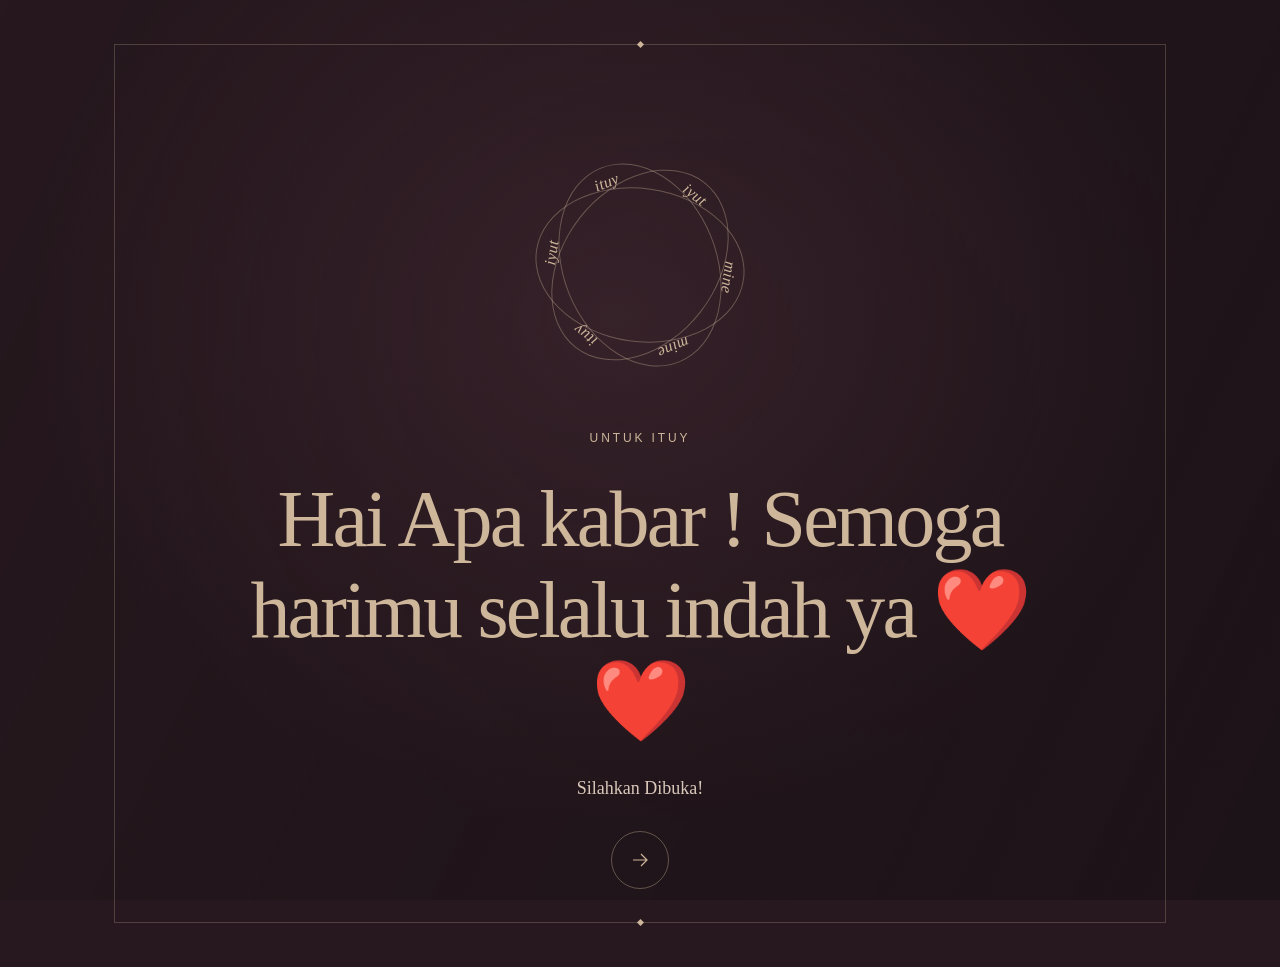
<file: index.html>
<!doctype html>
<html lang="id">
<head>
<meta charset="utf-8">
<meta name="viewport" content="width=device-width,initial-scale=1">
<meta name="theme-color" content="#26181e">
<meta name="description" content="">

<title>Untuk Ituy</title>

<link rel="icon" href="data:image/svg+xml,%3Csvg xmlns='http://www.w3.org/2000/svg' viewBox='0 0 32 32'%3E%3Crect width='32' height='32' rx='8' fill='%2326181e'/%3E%3Ccircle cx='16' cy='16' r='9' fill='none' stroke='%23cdb69a'/%3E%3C/svg%3E">

<link rel="stylesheet" href="style.css">
<link rel="stylesheet" href="pages.css">

</head>

<body>

<div class="ambient" aria-hidden="true"></div>

<main class="stage">

  <!-- HALAMAN DEPAN -->
  <section class="cover" id="cover" aria-label="Sampul">

    <div class="frame" aria-hidden="true">
      
    </div>

<div class="ornamen-oval" aria-hidden="true">
  <div class="oval">
    <span class="atas">ituy</span>
    <span class="bawah">mine</span>
  </div>

  <div class="oval">
    <span class="atas">iyut</span>
    <span class="bawah">ituy</span>
  </div>

  <div class="oval">
    <span class="atas">mine</span>
    <span class="bawah">iyut</span>
  </div>
</div>

    <div class="cover-content">
      <p id="eyebrow" class="eyebrow">
        UNTUK ITUY
      </p>

      <h1 id="title">
       Hai Apa kabar ! Semoga harimu selalu indah ya ❤️❤️
      </h1>

      <p id="subtitle" class="subtitle">
        Silahkan Dibuka!
      </p>
    </div>

    <button
      class="open"
      id="open"
      aria-label="Buka halaman"
      title="Buka halaman"
    >
      <svg
        viewBox="0 0 24 24"
        width="24"
        height="24"
        fill="none"
        stroke="currentColor"
        stroke-width="1.2"
        aria-hidden="true"
      >
        <path d="M5 12h14m-6-6 6 6-6 6"/>
      </svg>
    </button>

  </section>


  <!-- HALAMAN QR -->
  <section
    class="letter"
    id="letter"
    aria-label="Dua halaman QR"
    hidden

  >

    <!-- KEMBALI KE SAMPUL -->
    <button
      class="back"
      id="home"
      aria-label="Kembali ke sampul"
      title="Kembali ke sampul"
    >
      <svg
        viewBox="0 0 24 24"
        width="22"
        height="22"
        fill="none"
        stroke="currentColor"
        stroke-width="1.2"
        aria-hidden="true"
      >
        <path d="M19 12H5m6-6-6 6 6 6"/>
      </svg>
    </button>


    <!-- HALAMAN PERTAMA -->
    <article
      class="paper page"
      tabindex="-1"
      id="page-one"
    >

      <div class="paper-rule" aria-hidden="true"></div>

      <p class="date">01 / 02</p>

      <figure class="qr-wrap">
        <img
          id="qr-one"
          alt="QR halaman pertama"
        >
 <div style="text-align: center; transform: translateY(-20px);">
  <p id="subtitle" class="subtitle" style="color: tomato; margin: 0 0 16px;">
    Di Scan yakk
  </p>

  <a href="Qr1.html" style="
    display: inline-block;
    padding: 12px 26px;
    background: #26181e;
    color: #f8f5f0;
    border: 1px solid #cdb69a;
    border-radius: 999px;
    text-decoration: none;
    font-family: Arial, sans-serif;
    font-size: 14px;
  ">
    Atau klik di sini →
  </a>
</div>
      </figure>
     

      <button
        class="page-nav next"
        id="next"
        aria-label="Buka halaman kedua"
        title="Halaman berikutnya"
      >
        <svg
          viewBox="0 0 24 24"
          width="24"
          height="24"
          fill="none"
          stroke="currentColor"
          stroke-width="1.2"
          aria-hidden="true"
        >
          <path d="M5 12h14m-6-6 6 6-6 6"/>
        </svg>
      </button>

    </article>


    <!-- HALAMAN KEDUA -->
    <article
      class="paper page"
      tabindex="-1"
      id="page-two"
      hidden
    >

      <div class="paper-rule" aria-hidden="true"></div>

      <p class="date">02 / 02</p>

      <figure class="qr-wrap">
        <img
          id="qr-two"
          alt="QR halaman kedua"
        >
         <div style="text-align: center; transform: translateY(-20px);">
  <p id="subtitle" class="subtitle" style="color: tomato; margin: 0 0 16px;">
    Di Scan yakk
  </p>

  <a href="Qr2.html" style="
    display: inline-block;
    padding: 12px 26px;
    background: #26181e;
    color: #f8f5f0;
    border: 1px solid #cdb69a;
    border-radius: 999px;
    text-decoration: none;
    font-family: Arial, sans-serif;
    font-size: 14px;
  ">
    Atau klik di sini →
  </a>
</div>  
      </figure>

      <button
        class="page-nav prev"
        id="prev"
        aria-label="Kembali ke halaman pertama"
        title="Halaman sebelumnya"
      >
        <svg
          viewBox="0 0 24 24"
          width="24"
          height="24"
          fill="none"
          stroke="currentColor"
          stroke-width="1.2"
          aria-hidden="true"
        >
          <path d="M19 12H5m6-6-6 6 6 6"/>
        </svg>
      </button>

    </article>

  </section>

</main>

<script src="config.js"></script>
<script src="app.js"></script>

</body>
</html>
</file>
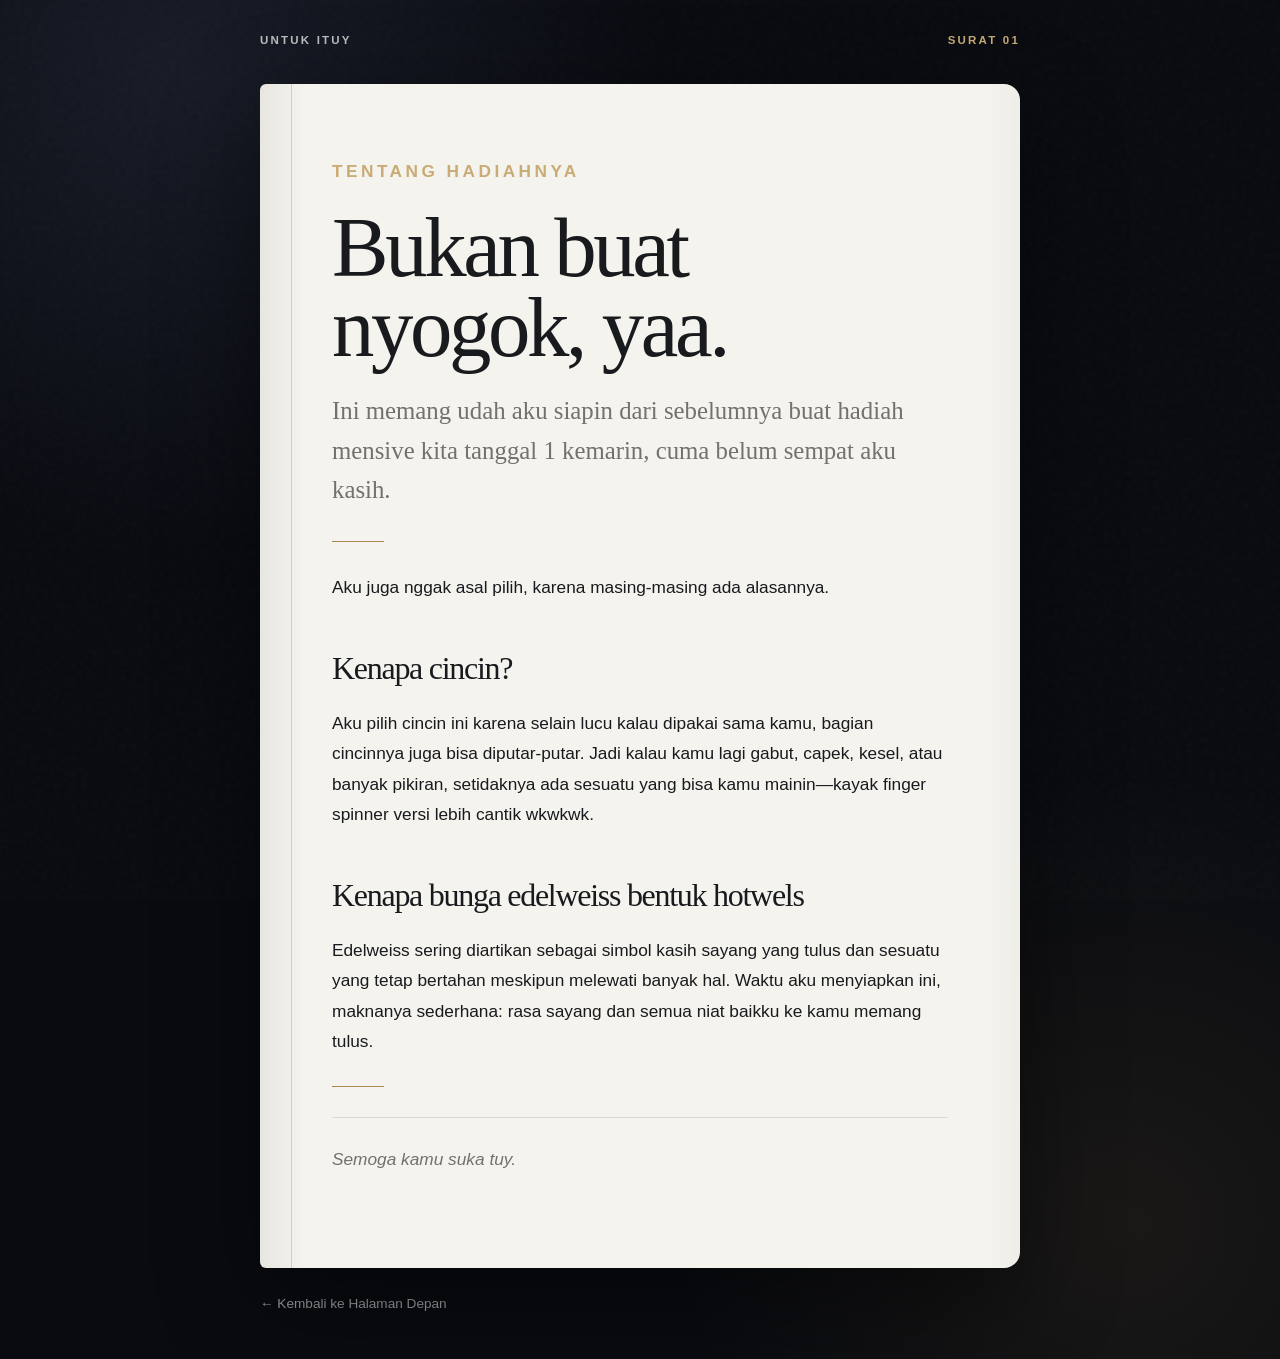
<file: Qr1.html>
<!DOCTYPE html>
<html lang="id">
<head>
  <meta charset="UTF-8">
  <meta name="viewport" content="width=device-width, initial-scale=1">
  <meta name="theme-color" content="#090b10">
  <title>Tentang Hadiahnya</title>

  <style>
    :root {
      color-scheme: dark;
      --bg: #090b10;
      --paper: #f5f3ed;
      --ink: #191a1e;
      --muted: #72716d;
      --gold: #aa8750;
      --gold-light: #c9ab76;
    }

    * {
      box-sizing: border-box;
    }

    body {
      margin: 0;
      min-height: 100svh;
      font-family: Inter, ui-sans-serif, -apple-system,
        BlinkMacSystemFont, "Segoe UI", sans-serif;
      color: #f6f3eb;
      background:
        radial-gradient(
          circle at 14% 5%,
          rgba(80, 94, 132, 0.2),
          transparent 30rem
        ),
        radial-gradient(
          circle at 88% 90%,
          rgba(170, 135, 80, 0.11),
          transparent 28rem
        ),
        var(--bg);
      line-height: 1.75;
    }

    body::before {
      content: "";
      position: fixed;
      inset: 0;
      pointer-events: none;
      opacity: 0.026;
      background-image: url("data:image/svg+xml,%3Csvg viewBox='0 0 180 180' xmlns='http://www.w3.org/2000/svg'%3E%3Cfilter id='n'%3E%3CfeTurbulence type='fractalNoise' baseFrequency='.9' numOctaves='4' stitchTiles='stitch'/%3E%3C/filter%3E%3Crect width='100%25' height='100%25' filter='url(%23n)'/%3E%3C/svg%3E");
    }

    .shell {
      width: min(100% - 28px, 760px);
      margin: auto;
      padding: 30px 0 42px;
    }

    .top {
      display: flex;
      align-items: center;
      justify-content: space-between;
      margin-bottom: 34px;
    }

    .brand,
    .number {
      font-size: 0.72rem;
      font-weight: 800;
      letter-spacing: 0.19em;
      text-transform: uppercase;
    }

    .brand {
      color: rgba(255, 255, 255, 0.72);
      text-decoration: none;
    }

    .number {
      color: var(--gold-light);
    }

    .paper {
      position: relative;
      overflow: hidden;
      padding: clamp(32px, 7vw, 72px);
      border-radius: 6px 16px 16px 6px;
      color: var(--ink);
      background:
        linear-gradient(
          90deg,
          rgba(0, 0, 0, 0.055),
          transparent 6%,
          transparent 95%,
          rgba(0, 0, 0, 0.025)
        ),
        var(--paper);
      box-shadow: 0 32px 100px rgba(0, 0, 0, 0.46);
    }

    .paper::before {
      content: "";
      position: absolute;
      top: 0;
      bottom: 0;
      left: clamp(17px, 3vw, 31px);
      width: 1px;
      background: rgba(170, 135, 80, 0.32);
    }

    .eyebrow {
      color: var(--gold-light);
      font-weight: 800;
      letter-spacing: 0.2em;
      text-transform: uppercase;
    }

    h1,
    h2 {
      font-family: Georgia, "Times New Roman", serif;
      font-weight: 500;
      letter-spacing: -0.04em;
    }

    .paper h1 {
      margin: 0;
      font-size: clamp(2.8rem, 8vw, 5.3rem);
      line-height: 0.94;
    }

    .paper h2 {
      margin: 38px 0 12px;
      font-size: clamp(1.4rem, 4vw, 2rem);
    }

    .paper p {
      margin: 0 0 1.25em;
      font-size: clamp(1rem, 2vw, 1.08rem);
    }

    .paper .lead {
      margin: 24px 0 32px;
      color: var(--muted);
      font-family: Georgia, "Times New Roman", serif;
      font-size: clamp(1.18rem, 3vw, 1.55rem);
      line-height: 1.58;
    }

    .rule {
      width: 52px;
      height: 1px;
      margin: 30px 0;
      background: var(--gold);
    }

    .note {
      padding-top: 26px;
      border-top: 1px solid rgba(25, 26, 30, 0.12);
      color: var(--muted);
      font-style: italic;
    }

    .back {
      display: inline-flex;
      align-items: center;
      margin-top: 24px;
      color: rgba(255, 255, 255, 0.6);
      font-size: 0.85rem;
      text-decoration: none;
    }

    .back:hover {
      color: #fff;
    }

    @media (max-width: 600px) {
      .paper {
        padding: 34px 26px 38px 38px;
      }

      .paper::before {
        left: 20px;
      }

      .paper p {
        line-height: 1.72;
      }
    }
  </style>
</head>

<body>
  <main class="shell">
    <header class="top">
      <a class="brand" href="index.html">Untuk Ituy</a>
      <span class="number">Surat 01</span>
    </header>

    <article class="paper">
      <p class="eyebrow">Tentang Hadiahnya</p>

      <h1>Bukan buat nyogok, yaa.</h1>

      <p class="lead">
        Ini memang udah aku siapin dari sebelumnya buat hadiah
        mensive kita tanggal 1 kemarin, cuma belum sempat aku kasih.
      </p>

      <div class="rule"></div>

      <p>
        Aku juga nggak asal pilih, karena masing-masing ada alasannya.
      </p>

      <h2>Kenapa cincin?</h2>

      <p>
        Aku pilih cincin ini karena selain lucu kalau dipakai sama kamu,
        bagian cincinnya juga bisa diputar-putar. Jadi kalau kamu lagi
        gabut, capek, kesel, atau banyak pikiran, setidaknya ada sesuatu
        yang bisa kamu mainin—kayak finger spinner versi lebih cantik
        wkwkwk.
      </p>

      <h2>Kenapa bunga edelweiss bentuk hotwels </h2>

      <p>
        Edelweiss sering diartikan sebagai simbol kasih sayang yang
        tulus dan sesuatu yang tetap bertahan meskipun melewati banyak
        hal. Waktu aku menyiapkan ini, maknanya sederhana: rasa sayang
        dan semua niat baikku ke kamu memang tulus.
      </p>

      <div class="rule"></div>


      <p class="note">Semoga kamu suka tuy.</p>
    </article>

    <a class="back" href="index.html">← Kembali ke Halaman Depan</a>
  </main>
</body>
</html>
</file>
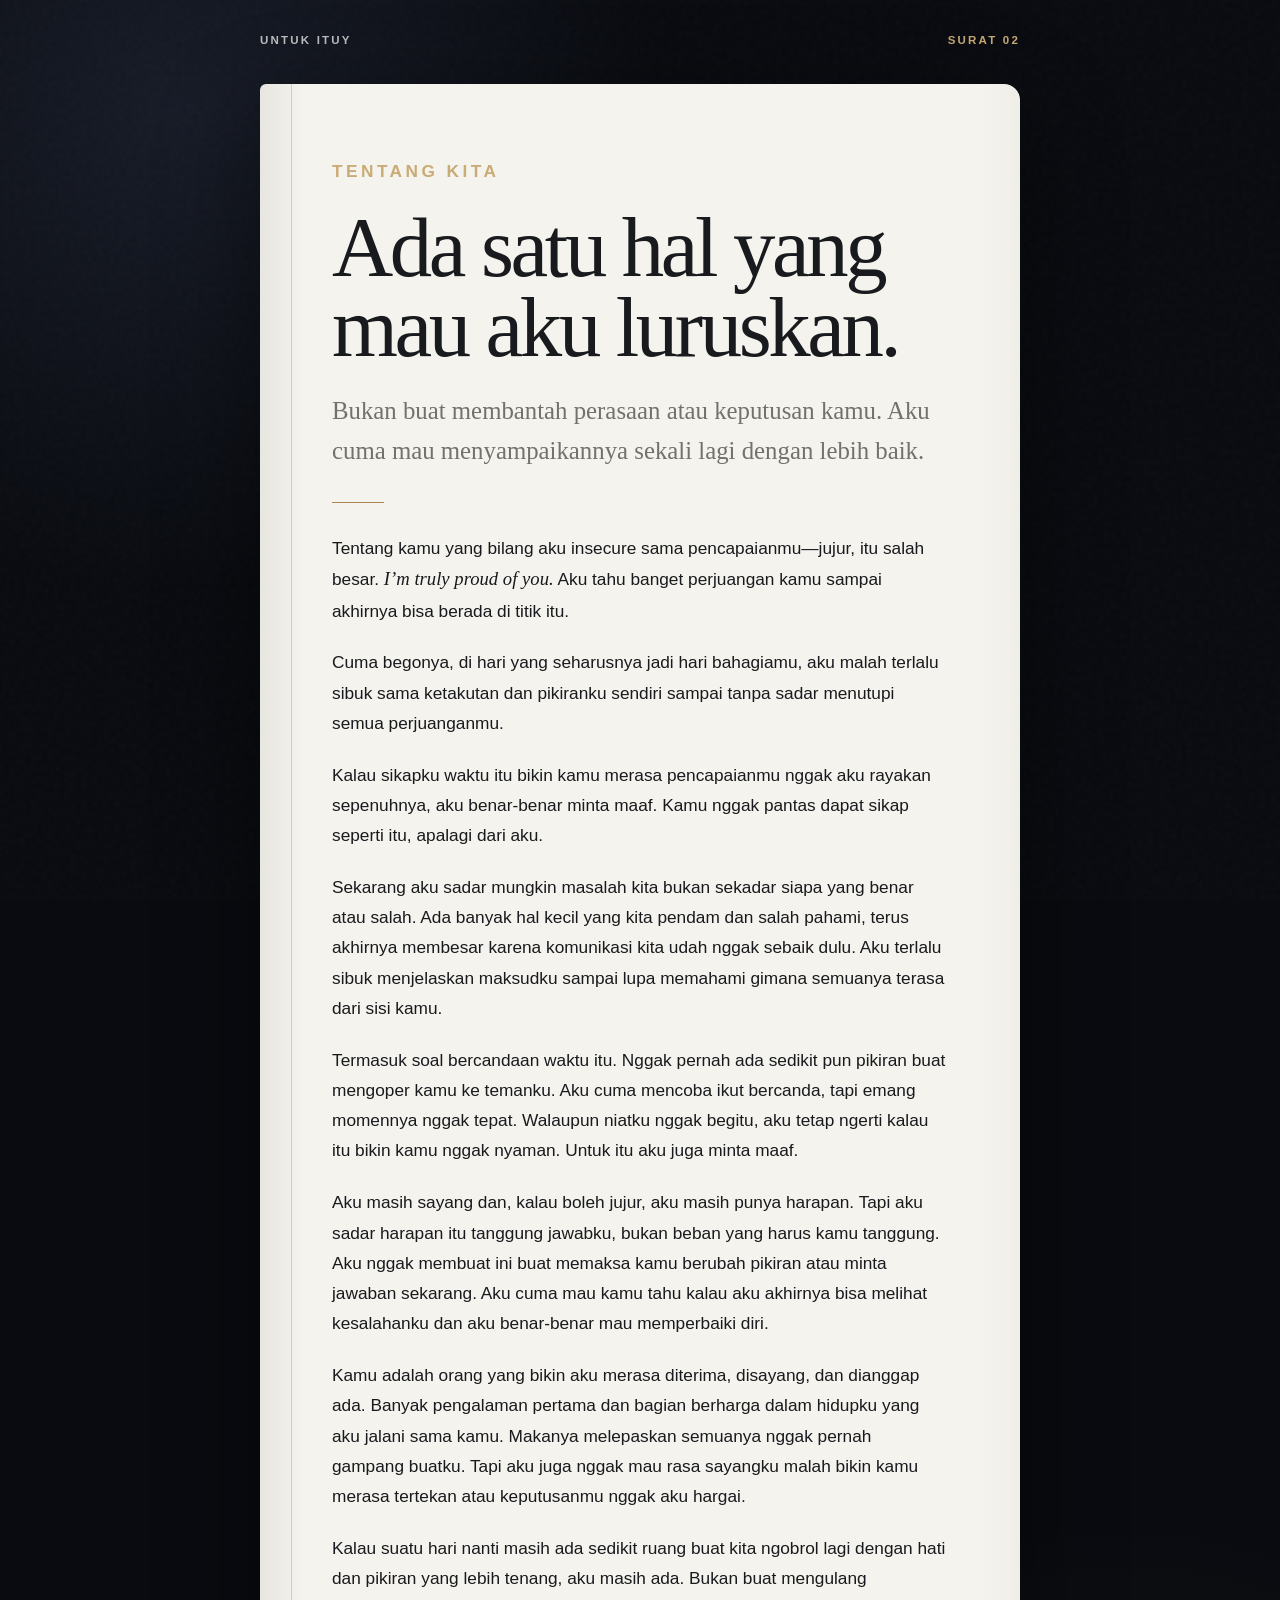
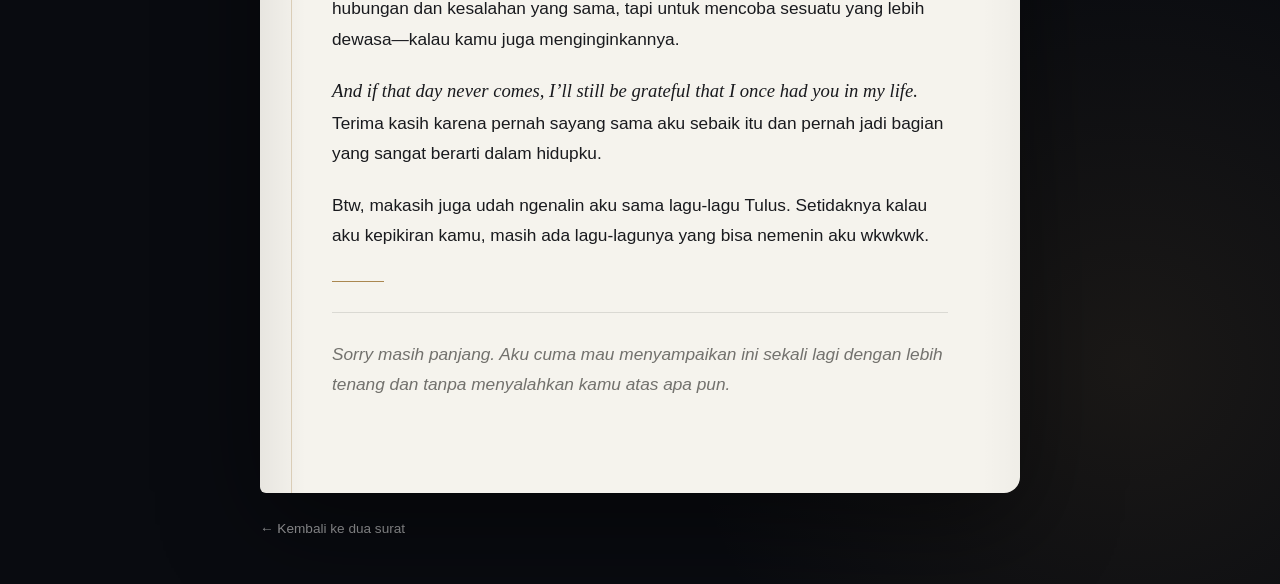
<file: Qr2.html>
<!DOCTYPE html>
<html lang="id">
<head>
  <meta charset="UTF-8">
  <meta name="viewport" content="width=device-width, initial-scale=1">
  <meta name="theme-color" content="#090b10">
  <title>Tentang Kita</title>

  <style>
    :root {
      color-scheme: dark;
      --bg: #090b10;
      --paper: #f5f3ed;
      --ink: #191a1e;
      --muted: #72716d;
      --gold: #aa8750;
      --gold-light: #c9ab76;
    }

    * {
      box-sizing: border-box;
    }

    body {
      margin: 0;
      min-height: 100svh;
      font-family: Inter, ui-sans-serif, -apple-system,
        BlinkMacSystemFont, "Segoe UI", sans-serif;
      color: #f6f3eb;
      background:
        radial-gradient(
          circle at 14% 5%,
          rgba(80, 94, 132, 0.2),
          transparent 30rem
        ),
        radial-gradient(
          circle at 88% 90%,
          rgba(170, 135, 80, 0.11),
          transparent 28rem
        ),
        var(--bg);
      line-height: 1.75;
    }

    body::before {
      content: "";
      position: fixed;
      inset: 0;
      pointer-events: none;
      opacity: 0.026;
      background-image: url("data:image/svg+xml,%3Csvg viewBox='0 0 180 180' xmlns='http://www.w3.org/2000/svg'%3E%3Cfilter id='n'%3E%3CfeTurbulence type='fractalNoise' baseFrequency='.9' numOctaves='4' stitchTiles='stitch'/%3E%3C/filter%3E%3Crect width='100%25' height='100%25' filter='url(%23n)'/%3E%3C/svg%3E");
    }

    .shell {
      width: min(100% - 28px, 760px);
      margin: auto;
      padding: 30px 0 42px;
    }

    .top {
      display: flex;
      align-items: center;
      justify-content: space-between;
      margin-bottom: 34px;
    }

    .brand,
    .number {
      font-size: 0.72rem;
      font-weight: 800;
      letter-spacing: 0.19em;
      text-transform: uppercase;
    }

    .brand {
      color: rgba(255, 255, 255, 0.72);
      text-decoration: none;
    }

    .number {
      color: var(--gold-light);
    }

    .paper {
      position: relative;
      overflow: hidden;
      padding: clamp(32px, 7vw, 72px);
      border-radius: 6px 16px 16px 6px;
      color: var(--ink);
      background:
        linear-gradient(
          90deg,
          rgba(0, 0, 0, 0.055),
          transparent 6%,
          transparent 95%,
          rgba(0, 0, 0, 0.025)
        ),
        var(--paper);
      box-shadow: 0 32px 100px rgba(0, 0, 0, 0.46);
    }

    .paper::before {
      content: "";
      position: absolute;
      top: 0;
      bottom: 0;
      left: clamp(17px, 3vw, 31px);
      width: 1px;
      background: rgba(170, 135, 80, 0.32);
    }

    .eyebrow {
      color: var(--gold-light);
      font-weight: 800;
      letter-spacing: 0.2em;
      text-transform: uppercase;
    }

    .paper h1 {
      margin: 0;
      font-family: Georgia, "Times New Roman", serif;
      font-size: clamp(2.8rem, 8vw, 5.3rem);
      font-weight: 500;
      letter-spacing: -0.04em;
      line-height: 0.94;
    }

    .paper p {
      margin: 0 0 1.25em;
      font-size: clamp(1rem, 2vw, 1.08rem);
    }

    .paper em {
      font-family: Georgia, "Times New Roman", serif;
      font-size: 1.08em;
    }

    .paper .lead {
      margin: 24px 0 32px;
      color: var(--muted);
      font-family: Georgia, "Times New Roman", serif;
      font-size: clamp(1.18rem, 3vw, 1.55rem);
      line-height: 1.58;
    }

    .rule {
      width: 52px;
      height: 1px;
      margin: 30px 0;
      background: var(--gold);
    }

    .note {
      padding-top: 26px;
      border-top: 1px solid rgba(25, 26, 30, 0.12);
      color: var(--muted);
      font-style: italic;
    }

    .back {
      display: inline-flex;
      align-items: center;
      margin-top: 24px;
      color: rgba(255, 255, 255, 0.6);
      font-size: 0.85rem;
      text-decoration: none;
    }

    .back:hover {
      color: #fff;
    }

    a:focus-visible {
      outline: 2px solid var(--gold-light);
      outline-offset: 5px;
    }

    @media (max-width: 600px) {
      .paper {
        padding: 34px 26px 38px 38px;
      }

      .paper::before {
        left: 20px;
      }

      .paper p {
        line-height: 1.72;
      }
    }
  </style>
</head>

<body>
  <main class="shell">
    <header class="top">
      <a class="brand" href="index.html">Untuk Ituy</a>
      <span class="number">Surat 02</span>
    </header>

    <article class="paper">
      <p class="eyebrow">Tentang kita</p>

      <h1>Ada satu hal yang mau aku luruskan.</h1>

      <p class="lead">
        Bukan buat membantah perasaan atau keputusan kamu.
        Aku cuma mau menyampaikannya sekali lagi dengan lebih baik.
      </p>

      <div class="rule"></div>

      <p>
        Tentang kamu yang bilang aku insecure sama pencapaianmu—jujur,
        itu salah besar. <em>I’m truly proud of you.</em> Aku tahu banget
        perjuangan kamu sampai akhirnya bisa berada di titik itu.
      </p>

      <p>
        Cuma begonya, di hari yang seharusnya jadi hari bahagiamu,
        aku malah terlalu sibuk sama ketakutan dan pikiranku sendiri
        sampai tanpa sadar menutupi semua perjuanganmu.
      </p>

      <p>
        Kalau sikapku waktu itu bikin kamu merasa pencapaianmu nggak
        aku rayakan sepenuhnya, aku benar-benar minta maaf. Kamu nggak
        pantas dapat sikap seperti itu, apalagi dari aku.
      </p>

      <p>
        Sekarang aku sadar mungkin masalah kita bukan sekadar siapa
        yang benar atau salah. Ada banyak hal kecil yang kita pendam
        dan salah pahami, terus akhirnya membesar karena komunikasi
        kita udah nggak sebaik dulu. Aku terlalu sibuk menjelaskan
        maksudku sampai lupa memahami gimana semuanya terasa dari
        sisi kamu.
      </p>

      <p>
        Termasuk soal bercandaan waktu itu. Nggak pernah ada sedikit
        pun pikiran buat mengoper kamu ke temanku. Aku cuma mencoba
        ikut bercanda, tapi emang momennya nggak tepat. Walaupun
        niatku nggak begitu, aku tetap ngerti kalau itu bikin kamu
        nggak nyaman. Untuk itu aku juga minta maaf.
      </p>

      <p>
        Aku masih sayang dan, kalau boleh jujur, aku masih punya
        harapan. Tapi aku sadar harapan itu tanggung jawabku, bukan
        beban yang harus kamu tanggung. Aku nggak membuat ini buat
        memaksa kamu berubah pikiran atau minta jawaban sekarang.
        Aku cuma mau kamu tahu kalau aku akhirnya bisa melihat
        kesalahanku dan aku benar-benar mau memperbaiki diri.
      </p>

      <p>
        Kamu adalah orang yang bikin aku merasa diterima, disayang,
        dan dianggap ada. Banyak pengalaman pertama dan bagian
        berharga dalam hidupku yang aku jalani sama kamu. Makanya
        melepaskan semuanya nggak pernah gampang buatku. Tapi aku
        juga nggak mau rasa sayangku malah bikin kamu merasa tertekan
        atau keputusanmu nggak aku hargai.
      </p>

      <p>
        Kalau suatu hari nanti masih ada sedikit ruang buat kita
        ngobrol lagi dengan hati dan pikiran yang lebih tenang,
        aku masih ada. Bukan buat mengulang hubungan dan kesalahan
        yang sama, tapi untuk mencoba sesuatu yang lebih
        dewasa—kalau kamu juga menginginkannya.
      </p>

      <p>
        <em>
          And if that day never comes, I’ll still be grateful that
          I once had you in my life.
        </em>
        Terima kasih karena pernah sayang sama aku sebaik itu dan
        pernah jadi bagian yang sangat berarti dalam hidupku.
      </p>

      <p>
        Btw, makasih juga udah ngenalin aku sama lagu-lagu Tulus.
        Setidaknya kalau aku kepikiran kamu, masih ada lagu-lagunya
        yang bisa nemenin aku wkwkwk.
      </p>

      <div class="rule"></div>

      <p class="note">
        Sorry masih panjang. Aku cuma mau menyampaikan ini sekali
        lagi dengan lebih tenang dan tanpa menyalahkan kamu atas
        apa pun.
      </p>
    </article>

    <a class="back" href="index.html">← Kembali ke dua surat</a>
  </main>
</body>
</html>
</file>
<file: style.css>
/* ===== WARNA & DASAR ===== */

:root {
  color-scheme: dark;
  --bg: #26181e;
  --accent: #cdb69a;
  --paper: #f7f4ef;
  --ink: #392c30;
}

* {
  box-sizing: border-box;
}

body {
  margin: 0;
  min-height: 100svh;
  background: var(--bg);
  color: var(--accent);
  font-family: Georgia, "Times New Roman", serif;
}

[hidden] {
  display: none !important;
}

/* ===== BACKGROUND ===== */

.ambient {
  position: fixed;
  inset: 0;
  z-index: -1;
  pointer-events: none;
  background:
    radial-gradient(
      ellipse at 48% 35%,
      #70425044,
      transparent 62%
    ),
    linear-gradient(115deg, transparent, #09090c55);
}

/* ===== HALAMAN DEPAN ===== */

.stage {
  display: grid;
  place-items: center;
  min-height: 100svh;
  padding: 30px;
}

.cover {
  position: relative;
  isolation: isolate;
  display: flex;
  flex-direction: column;
  align-items: center;
  justify-content: center;
  width: min(100%, 1080px);
  min-height: calc(100svh - 60px);
  padding: 100px 48px 132px;
  text-align: center;
}

.cover-content:empty {
  display: none;
}

/* ===== BINGKAI ===== */

.frame {
  position: absolute;
  inset: 14px;
  border: 1px solid #cdb69a42;
  pointer-events: none;
}

.frame::before,
.frame::after {
  content: "";
  position: absolute;
  left: calc(50% - 2.5px);
  width: 5px;
  height: 5px;
  background: var(--accent);
  transform: rotate(45deg);
}

.frame::before {
  top: -3px;
}

.frame::after {
  bottom: -3px;
}

/* ===== ORNAMEN LAMA: 3 TAG <i> ===== */

.ornament {
  position: relative;
  flex-shrink: 0;
  width: 200px;
  height: 200px;
  margin: 15px 0 30px;
  transform: rotate(-22deg);
}

.ornament > i {
  position: absolute;
  top: 12px;
  left: 36px;
  width: 128px;
  height: 176px;
  border: 1px solid #cdb69a80;
  border-radius: 50%;
}

.ornament > i:nth-child(2) {
  transform: rotate(60deg);
}

.ornament > i:nth-child(3) {
  transform: rotate(120deg);
}

/* ===== ORNAMEN BARU: 8 TULISAN ===== */

.ornament.ornament-nama {
  width: 260px;
  height: 260px;
  margin: 15px 0 40px;
  color: var(--accent);
  transform: none;
}

.ornament-nama > .cincin {
  position: absolute;
  inset: 22px;
  border: 1px solid #cdb69a80;
  border-radius: 50%;
  pointer-events: none;
}

.ornament-nama > .cincin:nth-child(1) {
  transform: rotate(0deg) scaleX(0.8);
}

.ornament-nama > .cincin:nth-child(2) {
  transform: rotate(60deg) scaleX(0.8);
}

.ornament-nama > .cincin:nth-child(3) {
  transform: rotate(120deg) scaleX(0.8);
}

.ornament-nama > span {
  position: absolute;
  top: 50%;
  left: 50%;
  width: max-content;
  font-family: Georgia, "Times New Roman", serif;
  font-size: 20px;
  font-style: italic;
  line-height: 1;
  white-space: nowrap;
  transform:
    translate(-50%, -50%)
    rotate(var(--sudut))
    translateY(-115px)
    rotate(calc(0deg - var(--sudut)));
}

/* ===== TULISAN ===== */

.eyebrow {
  margin: 8px 0 24px;
  font-family: Arial, sans-serif;
  font-size: 12px;
  line-height: 1.8;
  letter-spacing: 0.24em;
  text-transform: uppercase;
}

h1 {
  max-width: 800px;
  margin: 0;
  font-size: clamp(38px, 7vw, 80px);
  font-weight: 400;
  line-height: 1.14;
  letter-spacing: -0.035em;
  overflow-wrap: anywhere;
}

.subtitle {
  max-width: 480px;
  margin: 25px auto 0;
  color: #d9c8ba;
  font-size: 18px;
  line-height: 1.8;
}

h2 {
  margin: 0 0 32px;
  font-size: clamp(30px, 5vw, 46px);
  font-weight: 400;
  line-height: 1.2;
  letter-spacing: -0.025em;
  overflow-wrap: anywhere;
}

/* ===== TOMBOL NAVIGASI ===== */

.open,
.back {
  display: grid;
  place-items: center;
  width: 58px;
  height: 58px;
  border: 1px solid #cdb69a65;
  border-radius: 50%;
  background: transparent;
  color: var(--accent);
  cursor: pointer;
  transition: background 0.2s, transform 0.2s;
}

.open {
  position: absolute;
  bottom: 48px;
}

.back {
  position: absolute;
  top: 0;
  left: 0;
  width: 44px;
  height: 44px;
}

.open:hover,
.back:hover {
  background: #cdb69a16;
  transform: translateY(-3px);
}

button:focus-visible,
a:focus-visible {
  outline: 2px solid var(--accent);
  outline-offset: 6px;
}

/* ===== HALAMAN SURAT ===== */

.letter {
  position: relative;
  width: min(100%, 760px);
  padding: 70px 0 30px;
  animation: arrive 0.6s ease both;
}

.paper {
  display: flex;
  flex-direction: column;
  min-height: 560px;
  padding: 64px 72px;
  background: var(--paper);
  color: var(--ink);
  box-shadow: 0 28px 90px #0004;
  outline: none;
}

.paper-rule {
  height: 1px;
  margin-bottom: 48px;
  background: #a8927955;
}

.date {
  margin: 0 0 28px;
  color: #806e62;
  font: 12px / 1.8 Arial, sans-serif;
  letter-spacing: 0.15em;
  text-transform: uppercase;
}

#message {
  font-size: 18px;
  line-height: 1.95;
  white-space: pre-wrap;
  overflow-wrap: anywhere;
}

.signature {
  margin: 40px 0 0;
  font-size: 25px;
  font-style: italic;
  white-space: pre-wrap;
  overflow-wrap: anywhere;
}

.paper-end {
  display: flex;
  align-items: center;
  justify-content: center;
  gap: 14px;
  margin-top: auto;
  padding-top: 50px;
}

.paper-end span {
  width: 44px;
  height: 1px;
  background: #ad958377;
}

.paper-end i {
  width: 5px;
  height: 5px;
  background: #ad9583;
  transform: rotate(45deg);
}

/* ===== GAMBAR ===== */

figure {
  margin: 35px 0 0;
}

figure img {
  display: block;
  width: 100%;
  height: auto;
  max-height: 600px;
  object-fit: contain;
}

/* ===== ANIMASI ===== */

@keyframes arrive {
  from {
    opacity: 0;
    transform: translateY(16px);
  }

  to {
    opacity: 1;
    transform: none;
  }
}

/* ===== TAMPILAN HP ===== */

@media (max-width: 600px) {
  .stage {
    padding: 16px;
  }

  .cover {
    min-height: calc(100svh - 32px);
    padding: 64px 26px 125px;
  }

  .frame {
    inset: 4px;
  }

  .ornament {
    margin: 0 0 15px;
    transform: rotate(-22deg) scale(0.85);
  }

  .ornament.ornament-nama {
    margin: 0 0 20px;
    transform: scale(0.40);
  }

  .open {
    bottom: 36px;
  }

  .paper {
    min-height: 65svh;
    padding: 38px 28px;
  }

  .paper-rule {
    margin-bottom: 30px;
  }

  .letter {
    padding-top: 68px;
  }

  .subtitle {
    font-size: 16px;
  }
}

/* ===== PREFERENSI GERAK ===== */

@media (prefers-reduced-motion: reduce) {
  *,
  *::before,
  *::after {
    animation: none !important;
    transition: none !important;
  }
}

.ornament-nama > span {
  font-size: 18px;
  transform:
    translate(-50%, -50%)
    rotate(var(--sudut))
    translateY(-65px)
    rotate(calc(0deg - var(--sudut)));
}
.ornamen-oval {
  position: relative;
  flex-shrink: 0;
  width: 240px;
  height: 240px;
  margin: 15px auto 35px;
  color: #cdb69a;
}

.ornamen-oval .oval {
  position: absolute;
  top: 15px;
  left: 43px;
  width: 154px;
  height: 210px;
  border: 1px solid #cdb69a80;
  border-radius: 50%;
}

.ornamen-oval .oval:nth-child(1) {
  transform: rotate(-22deg);
}

.ornamen-oval .oval:nth-child(2) {
  transform: rotate(38deg);
}

.ornamen-oval .oval:nth-child(3) {
  transform: rotate(98deg);
}

.ornamen-oval .oval span {
  position: absolute;
  left: 50%;
  font-family: Georgia, "Times New Roman", serif;
  font-size: 20px;
  font-style: italic;
  font-weight: 400;
  line-height: 1;
  white-space: nowrap;
}

.ornamen-oval .atas {
  top: 5px;
  transform: translateX(-50%);
}

.ornamen-oval .bawah {
  bottom: 5px;
  transform: translateX(-50%) rotate(180deg);
}
/* Rapikan tulisan di dalam oval */
.ornamen-oval .oval {
  border-color: #cdb69a60;
}

.ornamen-oval .oval span {
  font-size: 16px;
  font-weight: 400;
  letter-spacing: 0.02em;
  line-height: 1;
}

.ornamen-oval .atas {
  top: 7px;
}

.ornamen-oval .bawah {
  bottom: 7px;
}
</file>
<file: pages.css>
.page{position:relative;align-items:center;justify-content:center}
.qr-wrap{width:min(100%,430px);margin:auto;padding:18px;border:1px solid #a8927940;background:#fff}
.qr-wrap img{display:block;width:100%;max-height:none;aspect-ratio:1;object-fit:contain}
.page-nav{position:absolute;right:28px;bottom:26px;display:grid;place-items:center;width:48px;height:48px;border:1px solid #a8927966;border-radius:50%;color:#806e62;background:transparent;cursor:pointer;transition:background .2s,transform .2s}
.page-nav.prev{right:auto;left:28px}
.page-nav:hover{background:#a8927912;transform:translateY(-2px)}
@media(max-width:600px){.qr-wrap{padding:12px}.page-nav{right:18px;bottom:18px}.page-nav.prev{right:auto;left:18px}}
</file>
